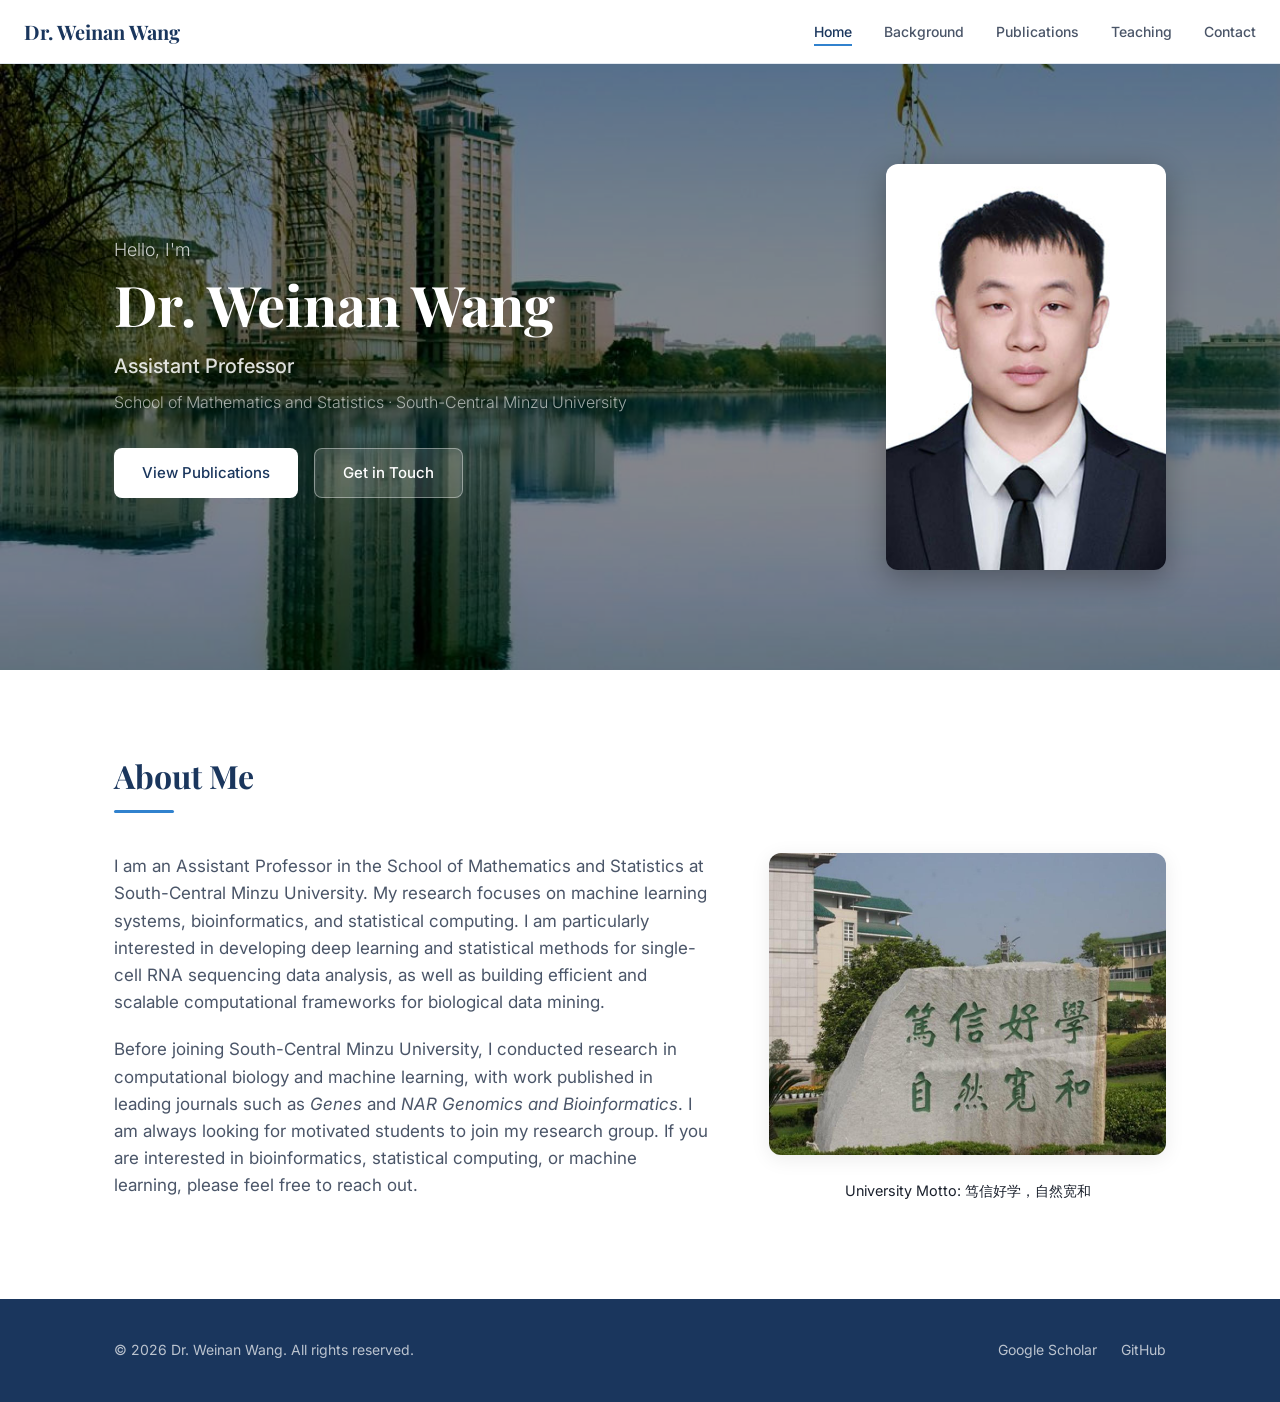
<file: index.html>
<!DOCTYPE html>
<html lang="en">
<head>
    <meta charset="UTF-8">
    <meta name="viewport" content="width=device-width, initial-scale=1.0">
    <title>Dr. Weinan Wang — Personal Homepage</title>
    <link rel="stylesheet" href="style.css">
    <link href="https://fonts.googleapis.com/css2?family=Inter:wght@300;400;500;600;700&family=Playfair+Display:wght@600;700&display=swap" rel="stylesheet">
</head>
<body>
    <nav class="navbar">
        <div class="nav-brand">
            <a href="index.html">Dr. Weinan Wang</a>
        </div>
        <ul class="nav-links">
            <li><a href="index.html" class="active">Home</a></li>
            <li><a href="background.html">Background</a></li>
            <li><a href="publications.html">Publications</a></li>
            <li><a href="teaching.html">Teaching</a></li>
            <li><a href="contact.html">Contact</a></li>
        </ul>
        <button class="nav-toggle" aria-label="toggle navigation">
            <span class="hamburger"></span>
        </button>
    </nav>

    <header class="hero" style="background-image: url('campus-lake.jpg'); background-size: cover; background-position: center; position: relative;">
        <div style="position: absolute; inset: 0; background: rgba(0,0,0,0.45);"></div>
        <div class="hero-content" style="position: relative; z-index: 1;">
            <div class="hero-text" style="color: #fff;">
                <p class="greeting" style="color: rgba(255,255,255,0.85);">Hello, I'm</p>
                <h1 style="color: #fff;">Dr. Weinan Wang</h1>
                <p class="subtitle" style="color: rgba(255,255,255,0.9);">Assistant Professor</p>
                <p class="affiliation" style="color: rgba(255,255,255,0.75);">School of Mathematics and Statistics · South-Central Minzu University</p>
                <div class="hero-actions">
                    <a href="publications.html" class="btn btn-primary">View Publications</a>
                    <a href="contact.html" class="btn btn-secondary" style="background: rgba(255,255,255,0.15); color: #fff; border-color: rgba(255,255,255,0.4);">Get in Touch</a>
                </div>
            </div>
            <div class="hero-image">
                <img src="person-photo.jpg" alt="Personal Photo" style="width: 280px; height: auto; border-radius: 12px; box-shadow: 0 8px 30px rgba(0,0,0,0.3);">
            </div>
        </div>
    </header>

    <main>
        <section class="section about-section">
            <div class="container">
                <h2 class="section-title">About Me</h2>
                <div class="about-grid">
                    <div class="about-text">
                        <p>
                            I am an Assistant Professor in the School of Mathematics and Statistics at South-Central Minzu University.
                            My research focuses on machine learning systems, bioinformatics, and statistical computing.
                            I am particularly interested in developing deep learning and statistical methods for single-cell RNA sequencing data analysis,
                            as well as building efficient and scalable computational frameworks for biological data mining.
                        </p>
                        <p>
                            Before joining South-Central Minzu University, I conducted research in computational biology and machine learning,
                            with work published in leading journals such as <em>Genes</em> and <em>NAR Genomics and Bioinformatics</em>.
                            I am always looking for motivated students to join my research group.
                            If you are interested in bioinformatics, statistical computing, or machine learning, please feel free to reach out.
                        </p>
                    </div>
                    <div class="about-highlights" style="display: flex; flex-direction: column; gap: 1.5rem;">
                        <img src="campus-motto.jpg" alt="South-Central Minzu University Motto" style="width: 100%; border-radius: 12px; object-fit: cover; box-shadow: 0 4px 20px rgba(0,0,0,0.08);">
                        <p style="text-align: center; color: var(--text-secondary); font-size: 0.9rem; margin: 0;">University Motto: 笃信好学，自然宽和</p>
                    </div>
                </div>
            </div>
        </section>
    </main>

    <footer class="footer">
        <div class="container">
            <p>&copy; 2026 Dr. Weinan Wang. All rights reserved.</p>
            <div class="footer-links">
                <a href="https://scholar.google.com/citations?user=A6I9vhQAAAAJ&hl=en" target="_blank" rel="noopener">Google Scholar</a>
                <a href="https://github.com/wwn7268/" target="_blank" rel="noopener">GitHub</a>
            </div>
        </div>
    </footer>

    <script src="script.js"></script>
</body>
</html>
</file>
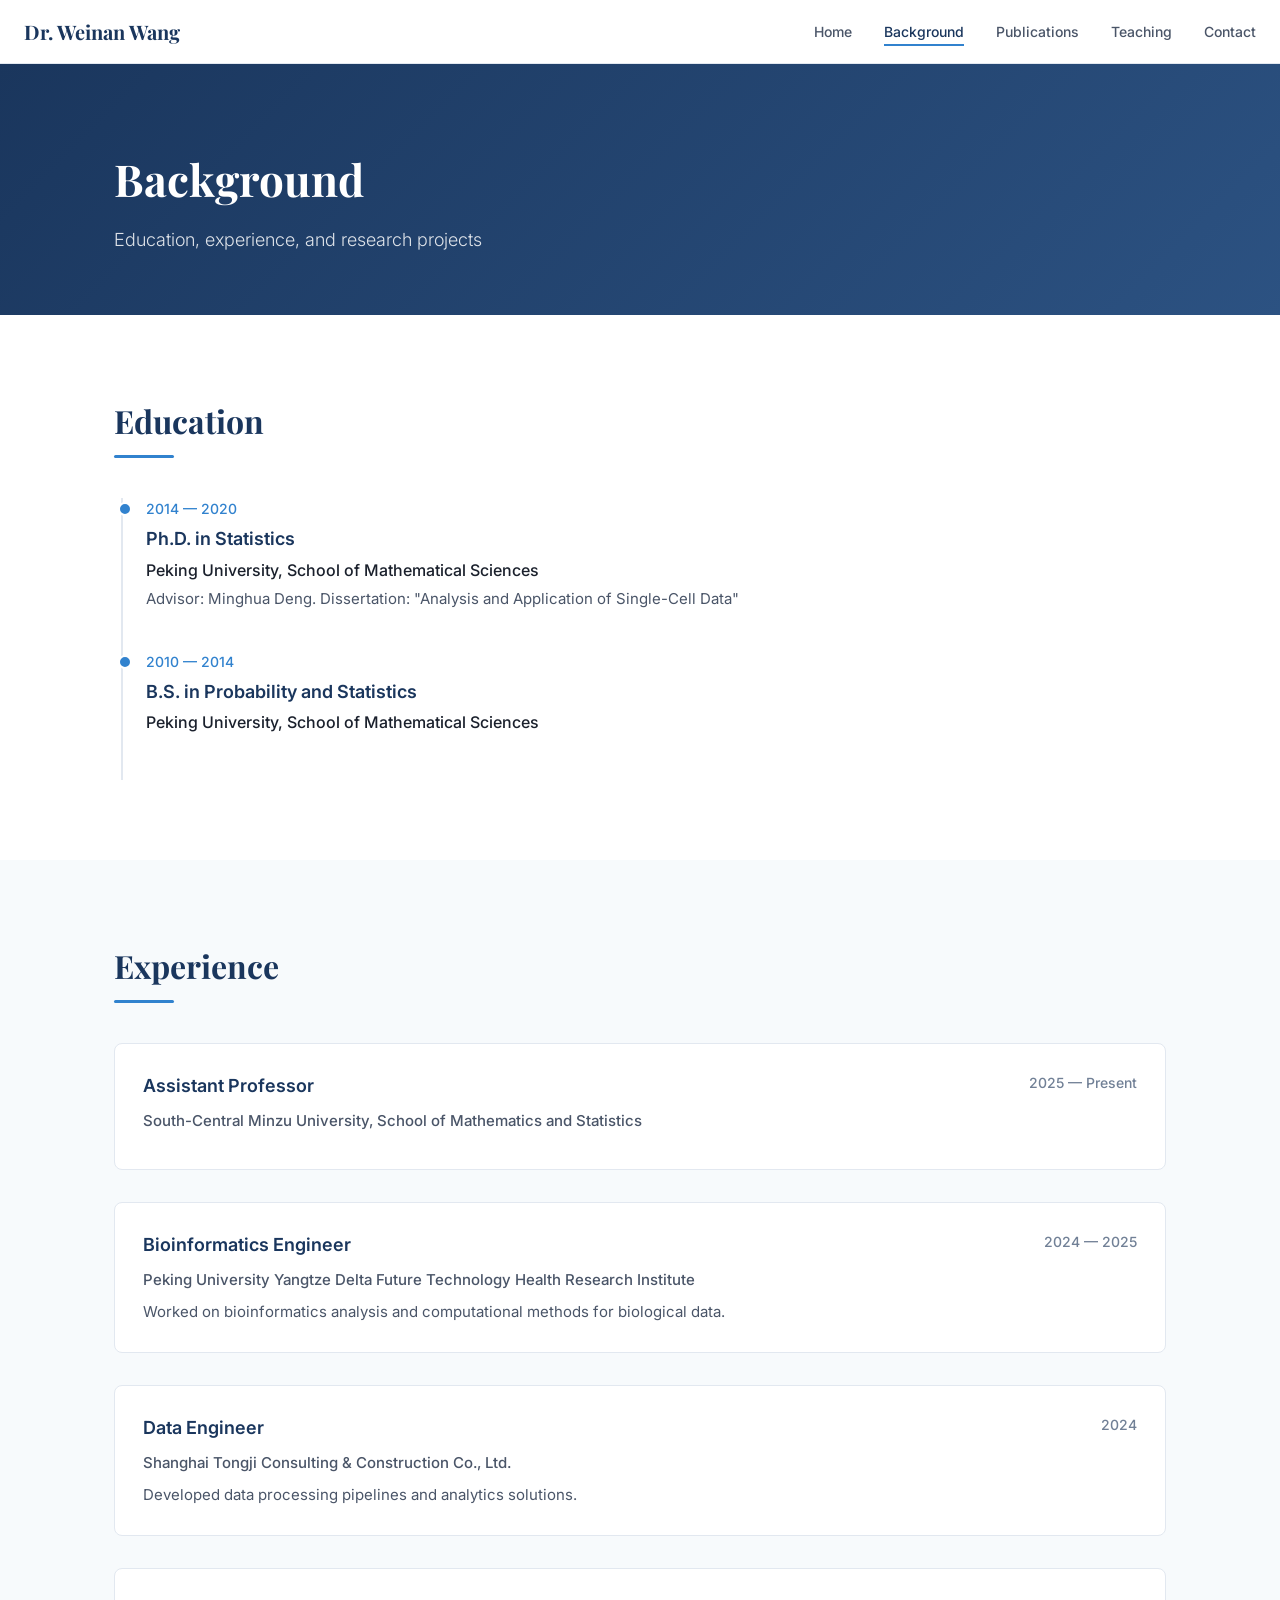
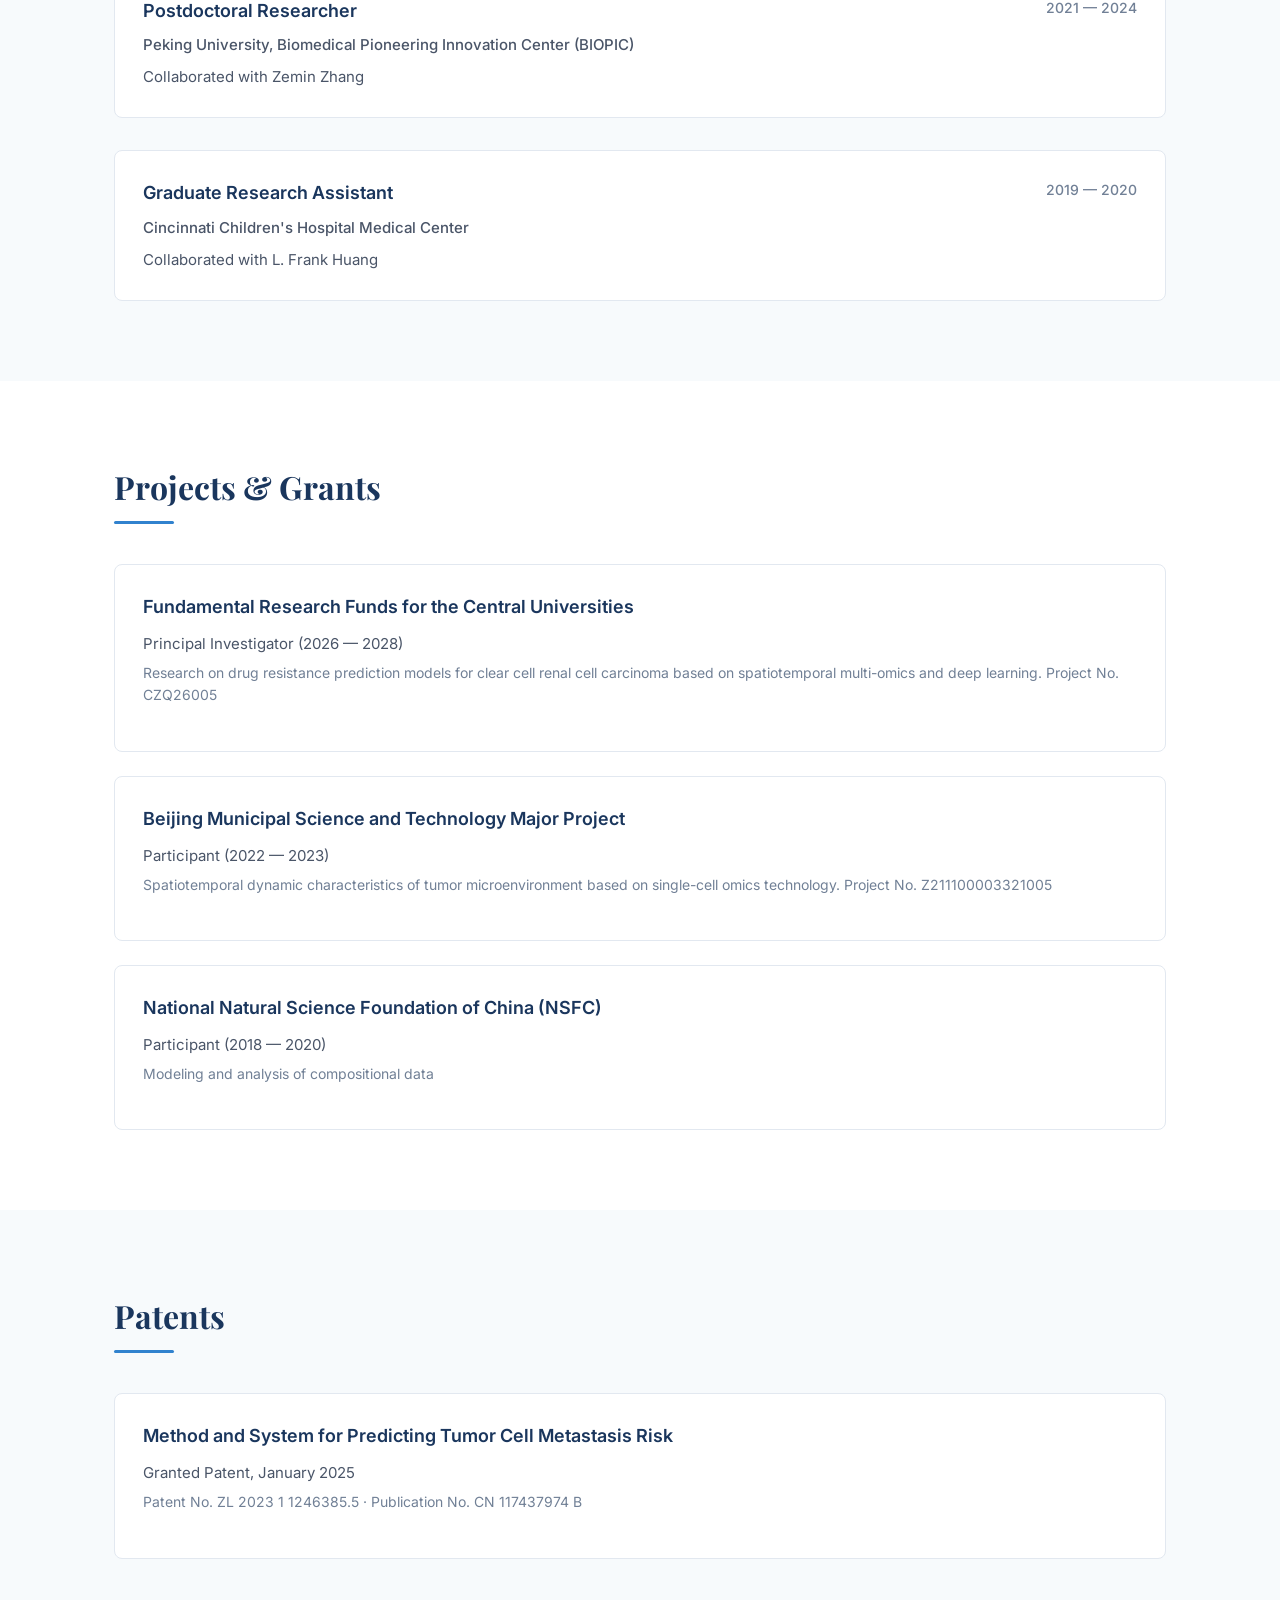
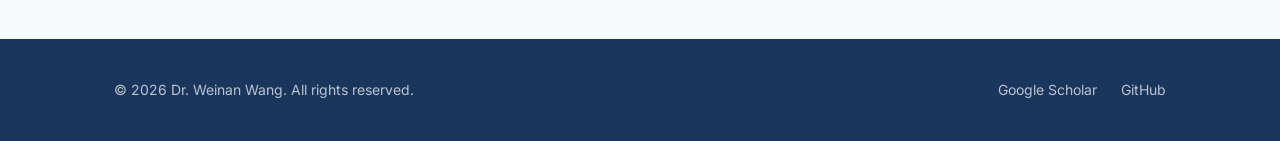
<file: background.html>
<!DOCTYPE html>
<html lang="en">
<head>
    <meta charset="UTF-8">
    <meta name="viewport" content="width=device-width, initial-scale=1.0">
    <title>Background — Dr. Weinan Wang</title>
    <link rel="stylesheet" href="style.css">
    <link href="https://fonts.googleapis.com/css2?family=Inter:wght@300;400;500;600;700&family=Playfair+Display:wght@600;700&display=swap" rel="stylesheet">
</head>
<body>
    <nav class="navbar">
        <div class="nav-brand">
            <a href="index.html">Dr. Weinan Wang</a>
        </div>
        <ul class="nav-links">
            <li><a href="index.html">Home</a></li>
            <li><a href="background.html" class="active">Background</a></li>
            <li><a href="publications.html">Publications</a></li>
            <li><a href="teaching.html">Teaching</a></li>
            <li><a href="contact.html">Contact</a></li>
        </ul>
        <button class="nav-toggle" aria-label="toggle navigation">
            <span class="hamburger"></span>
        </button>
    </nav>

    <header class="page-header">
        <div class="container">
            <h1>Background</h1>
            <p class="page-subtitle">Education, experience, and research projects</p>
        </div>
    </header>

    <main>
        <section class="section">
            <div class="container">
                <h2 class="section-title">Education</h2>
                <div class="timeline">
                    <div class="timeline-item">
                        <div class="timeline-marker"></div>
                        <div class="timeline-content">
                            <span class="timeline-date">2014 — 2020</span>
                            <h3>Ph.D. in Statistics</h3>
                            <p class="timeline-institution">Peking University, School of Mathematical Sciences</p>
                            <p class="timeline-detail">Advisor: Minghua Deng. Dissertation: "Analysis and Application of Single-Cell Data"</p>
                        </div>
                    </div>
                    <div class="timeline-item">
                        <div class="timeline-marker"></div>
                        <div class="timeline-content">
                            <span class="timeline-date">2010 — 2014</span>
                            <h3>B.S. in Probability and Statistics</h3>
                            <p class="timeline-institution">Peking University, School of Mathematical Sciences</p>
                        </div>
                    </div>
                </div>
            </div>
        </section>

        <section class="section bg-alt">
            <div class="container">
                <h2 class="section-title">Experience</h2>
                <div class="experience-list">
                    <div class="experience-item">
                        <div class="experience-header">
                            <h3>Assistant Professor</h3>
                            <span class="experience-date">2025 — Present</span>
                        </div>
                        <p class="experience-org">South-Central Minzu University, School of Mathematics and Statistics</p>
                        <p></p>
                    </div>
                    <div class="experience-item">
                        <div class="experience-header">
                            <h3>Bioinformatics Engineer</h3>
                            <span class="experience-date">2024 — 2025</span>
                        </div>
                        <p class="experience-org">Peking University Yangtze Delta Future Technology Health Research Institute </p>
                        <p>Worked on bioinformatics analysis and computational methods for biological data.</p>
                    </div>
                    <div class="experience-item">
                        <div class="experience-header">
                            <h3>Data Engineer</h3>
                            <span class="experience-date">2024</span>
                        </div>
                        <p class="experience-org">Shanghai Tongji Consulting & Construction Co., Ltd.</p>
                        <p>Developed data processing pipelines and analytics solutions.</p>
                    </div>
                    <div class="experience-item">
                        <div class="experience-header">
                            <h3>Postdoctoral Researcher</h3>
                            <span class="experience-date">2021 — 2024</span>
                        </div>
                        <p class="experience-org">Peking University, Biomedical Pioneering Innovation Center (BIOPIC)</p>
                        <p>Collaborated with Zemin Zhang</p>
                    </div>
                    <div class="experience-item">
                        <div class="experience-header">
                            <h3>Graduate Research Assistant</h3>
                            <span class="experience-date">2019 — 2020</span>
                        </div>
                        <p class="experience-org">Cincinnati Children's Hospital Medical Center</p>
                        <p>Collaborated with L. Frank Huang </p>
                    </div>
                </div>
            </div>
        </section>

        <section class="section">
            <div class="container">
                <h2 class="section-title">Projects & Grants</h2>
                <div class="publications-list">
                    <article class="publication">
                        <h3 class="pub-title">Fundamental Research Funds for the Central Universities</h3>
                        <p class="pub-authors">Principal Investigator (2026 — 2028)</p>
                        <p class="pub-venue">Research on drug resistance prediction models for clear cell renal cell carcinoma based on spatiotemporal multi-omics and deep learning. Project No. CZQ26005</p>
                    </article>
                    <article class="publication">
                        <h3 class="pub-title">Beijing Municipal Science and Technology Major Project</h3>
                        <p class="pub-authors">Participant (2022 — 2023)</p>
                        <p class="pub-venue">Spatiotemporal dynamic characteristics of tumor microenvironment based on single-cell omics technology. Project No. Z211100003321005</p>
                    </article>
                    <article class="publication">
                        <h3 class="pub-title">National Natural Science Foundation of China (NSFC)</h3>
                        <p class="pub-authors">Participant (2018 — 2020)</p>
                        <p class="pub-venue">Modeling and analysis of compositional data</p>
                    </article>
                </div>
            </div>
        </section>

        <section class="section bg-alt">
            <div class="container">
                <h2 class="section-title">Patents</h2>
                <div class="publications-list">
                    <article class="publication">
                        <h3 class="pub-title">Method and System for Predicting Tumor Cell Metastasis Risk</h3>
                        <p class="pub-authors">Granted Patent, January 2025</p>
                        <p class="pub-venue">Patent No. ZL 2023 1 1246385.5 · Publication No. CN 117437974 B</p>
                    </article>
                </div>
            </div>
        </section>
    </main>

    <footer class="footer">
        <div class="container">
            <p>&copy; 2026 Dr. Weinan Wang. All rights reserved.</p>
            <div class="footer-links">
                <a href="https://scholar.google.com/citations?user=A6I9vhQAAAAJ&hl=en" target="_blank" rel="noopener">Google Scholar</a>
                <a href="https://github.com/wwn7268/" target="_blank" rel="noopener">GitHub</a>
            </div>
        </div>
    </footer>

    <script src="script.js"></script>
</body>
</html>
</file>
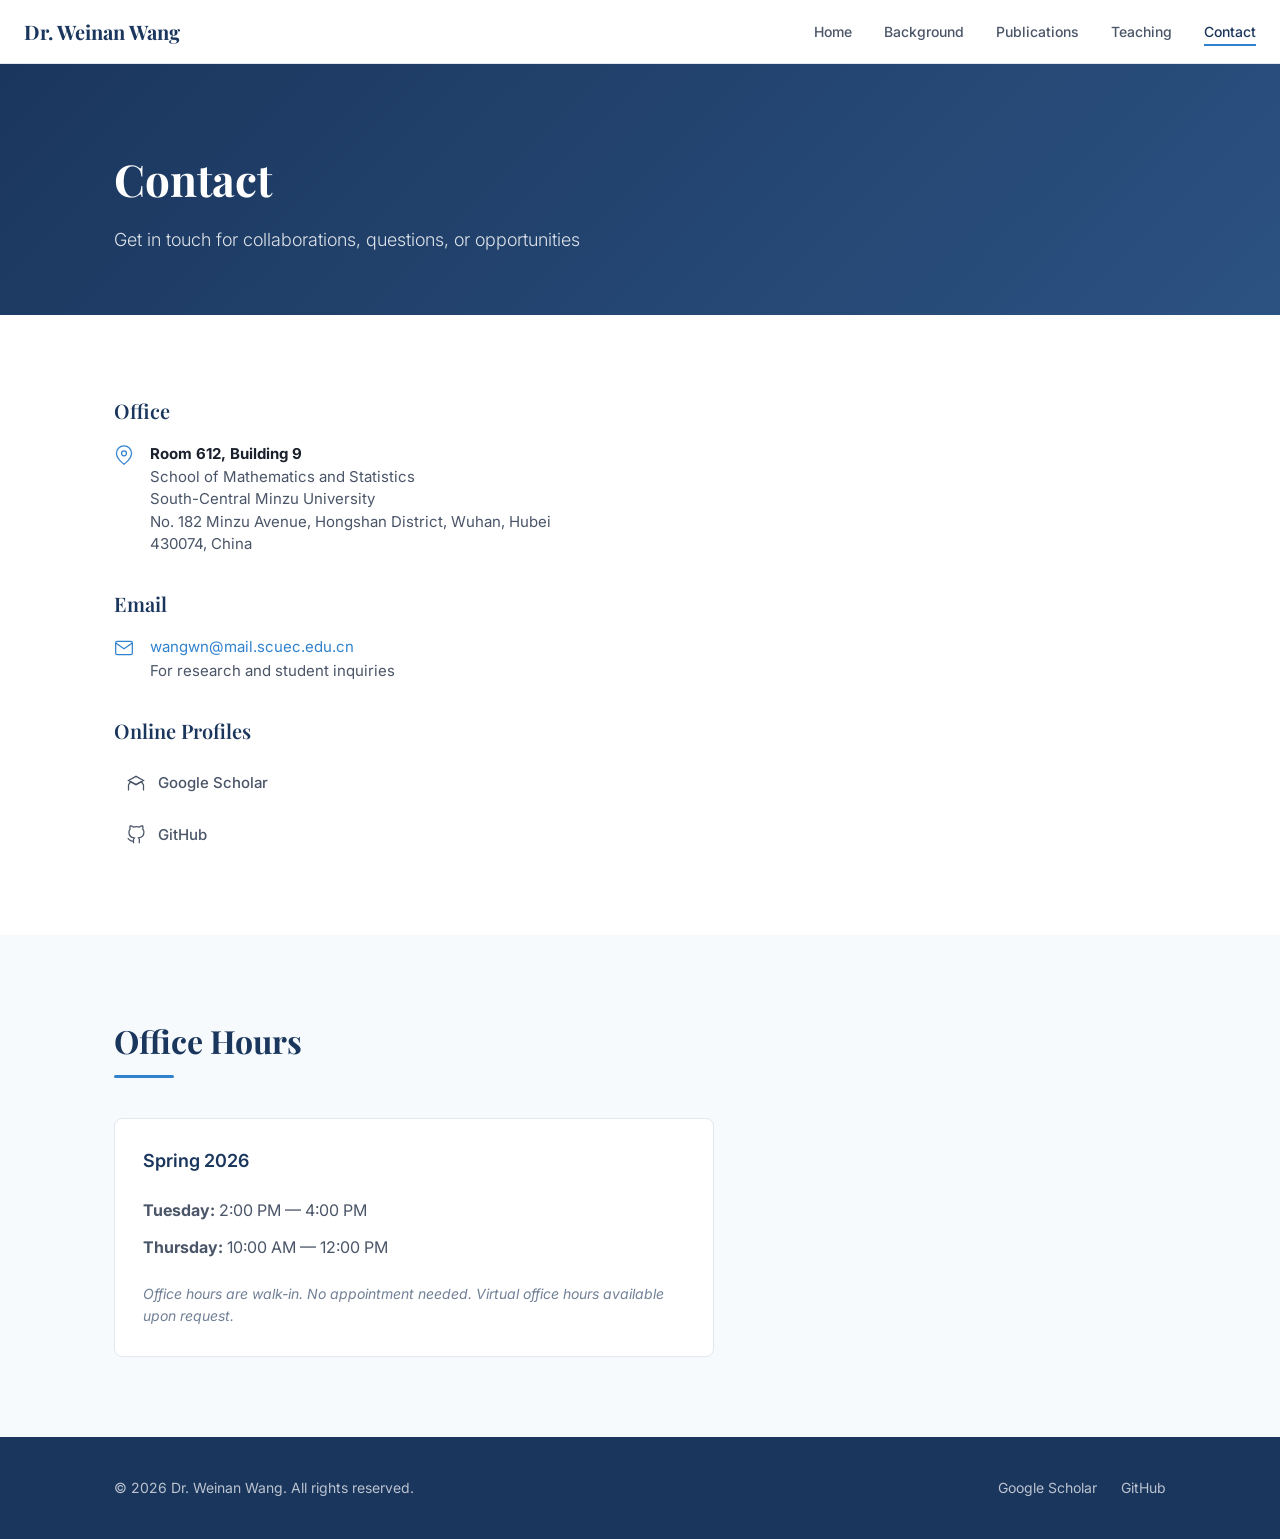
<file: contact.html>
<!DOCTYPE html>
<html lang="en">
<head>
    <meta charset="UTF-8">
    <meta name="viewport" content="width=device-width, initial-scale=1.0">
    <title>Contact — Dr. Weinan Wang</title>
    <link rel="stylesheet" href="style.css">
    <link href="https://fonts.googleapis.com/css2?family=Inter:wght@300;400;500;600;700&family=Playfair+Display:wght@600;700&display=swap" rel="stylesheet">
</head>
<body>
    <nav class="navbar">
        <div class="nav-brand">
            <a href="index.html">Dr. Weinan Wang</a>
        </div>
        <ul class="nav-links">
            <li><a href="index.html">Home</a></li>
            <li><a href="background.html">Background</a></li>
            <li><a href="publications.html">Publications</a></li>
            <li><a href="teaching.html">Teaching</a></li>
            <li><a href="contact.html" class="active">Contact</a></li>
        </ul>
        <button class="nav-toggle" aria-label="toggle navigation">
            <span class="hamburger"></span>
        </button>
    </nav>

    <header class="page-header">
        <div class="container">
            <h1>Contact</h1>
            <p class="page-subtitle">Get in touch for collaborations, questions, or opportunities</p>
        </div>
    </header>

    <main>
        <section class="section">
            <div class="container">
                <div class="contact-grid">
                    <div class="contact-info">
                        <h2>Office</h2>
                        <div class="contact-item">
                            <svg viewBox="0 0 24 24" fill="none" stroke="currentColor" stroke-width="1.5">
                                <path d="M21 10c0 7-9 13-9 13s-9-6-9-13a9 9 0 0 1 18 0z"/>
                                <circle cx="12" cy="10" r="3"/>
                            </svg>
                            <div>
                                <p><strong>Room 612, Building 9</strong></p>
                                <p>School of Mathematics and Statistics</p>
                                <p>South-Central Minzu University</p>
                                <p>No. 182 Minzu Avenue, Hongshan District, Wuhan, Hubei 430074, China</p>
                            </div>
                        </div>

                        <h2>Email</h2>
                        <div class="contact-item">
                            <svg viewBox="0 0 24 24" fill="none" stroke="currentColor" stroke-width="1.5">
                                <path d="M4 4h16c1.1 0 2 .9 2 2v12c0 1.1-.9 2-2 2H4c-1.1 0-2-.9-2-2V6c0-1.1.9-2 2-2z"/>
                                <polyline points="22,6 12,13 2,6"/>
                            </svg>
                            <div>
                                <p><a href="mailto:wangwn@mail.scuec.edu.cn">wangwn@mail.scuec.edu.cn</a></p>
                                <p class="contact-note">For research and student inquiries</p>
                            </div>
                        </div>

                        <h2>Online Profiles</h2>
                        <div class="social-links">
                            <a href="https://scholar.google.com/citations?user=A6I9vhQAAAAJ&hl=en" target="_blank" rel="noopener" class="social-link">
                                <svg viewBox="0 0 24 24" fill="none" stroke="currentColor" stroke-width="1.5">
                                    <path d="M12 14l9-5-9-5-9 5 9 5z"/>
                                    <path d="M12 14l6.16-3.422A12.083 12.083 0 0 1 21 14.5V21"/>
                                    <path d="M12 14l-6.16-3.422A12.083 12.083 0 0 0 3 14.5V21"/>
                                </svg>
                                Google Scholar
                            </a>
                            <a href="https://github.com/wwn7268/" target="_blank" rel="noopener" class="social-link">
                                <svg viewBox="0 0 24 24" fill="none" stroke="currentColor" stroke-width="1.5">
                                    <path d="M9 19c-5 1.5-5-2.5-7-3m14 6v-3.87a3.37 3.37 0 0 0-.94-2.61c3.14-.35 6.44-1.54 6.44-7A5.44 5.44 0 0 0 20 4.77 5.07 5.07 0 0 0 19.91 1S18.73.65 16 2.48a13.38 13.38 0 0 0-7 0C6.27.65 5.09 1 5.09 1A5.07 5.07 0 0 0 5 4.77a5.44 5.44 0 0 0-1.5 3.78c0 5.42 3.3 6.61 6.44 7A3.37 3.37 0 0 0 9 18.13V22"/>
                                </svg>
                                GitHub
                            </a>
                        </div>
                    </div>
                </div>
            </div>
        </section>

        <section class="section bg-alt">
            <div class="container">
                <h2 class="section-title">Office Hours</h2>
                <div class="office-hours">
                    <div class="hours-card">
                        <h3>Spring 2026</h3>
                        <ul>
                            <li><strong>Tuesday:</strong> 2:00 PM — 4:00 PM</li>
                            <li><strong>Thursday:</strong> 10:00 AM — 12:00 PM</li>
                        </ul>
                        <p class="hours-note">Office hours are walk-in. No appointment needed. Virtual office hours available upon request.</p>
                    </div>
                </div>
            </div>
        </section>
    </main>

    <footer class="footer">
        <div class="container">
            <p>&copy; 2026 Dr. Weinan Wang. All rights reserved.</p>
            <div class="footer-links">
                <a href="https://scholar.google.com/citations?user=A6I9vhQAAAAJ&hl=en" target="_blank" rel="noopener">Google Scholar</a>
                <a href="https://github.com/wwn7268/" target="_blank" rel="noopener">GitHub</a>
            </div>
        </div>
    </footer>

    <script src="script.js"></script>
</body>
</html>
</file>
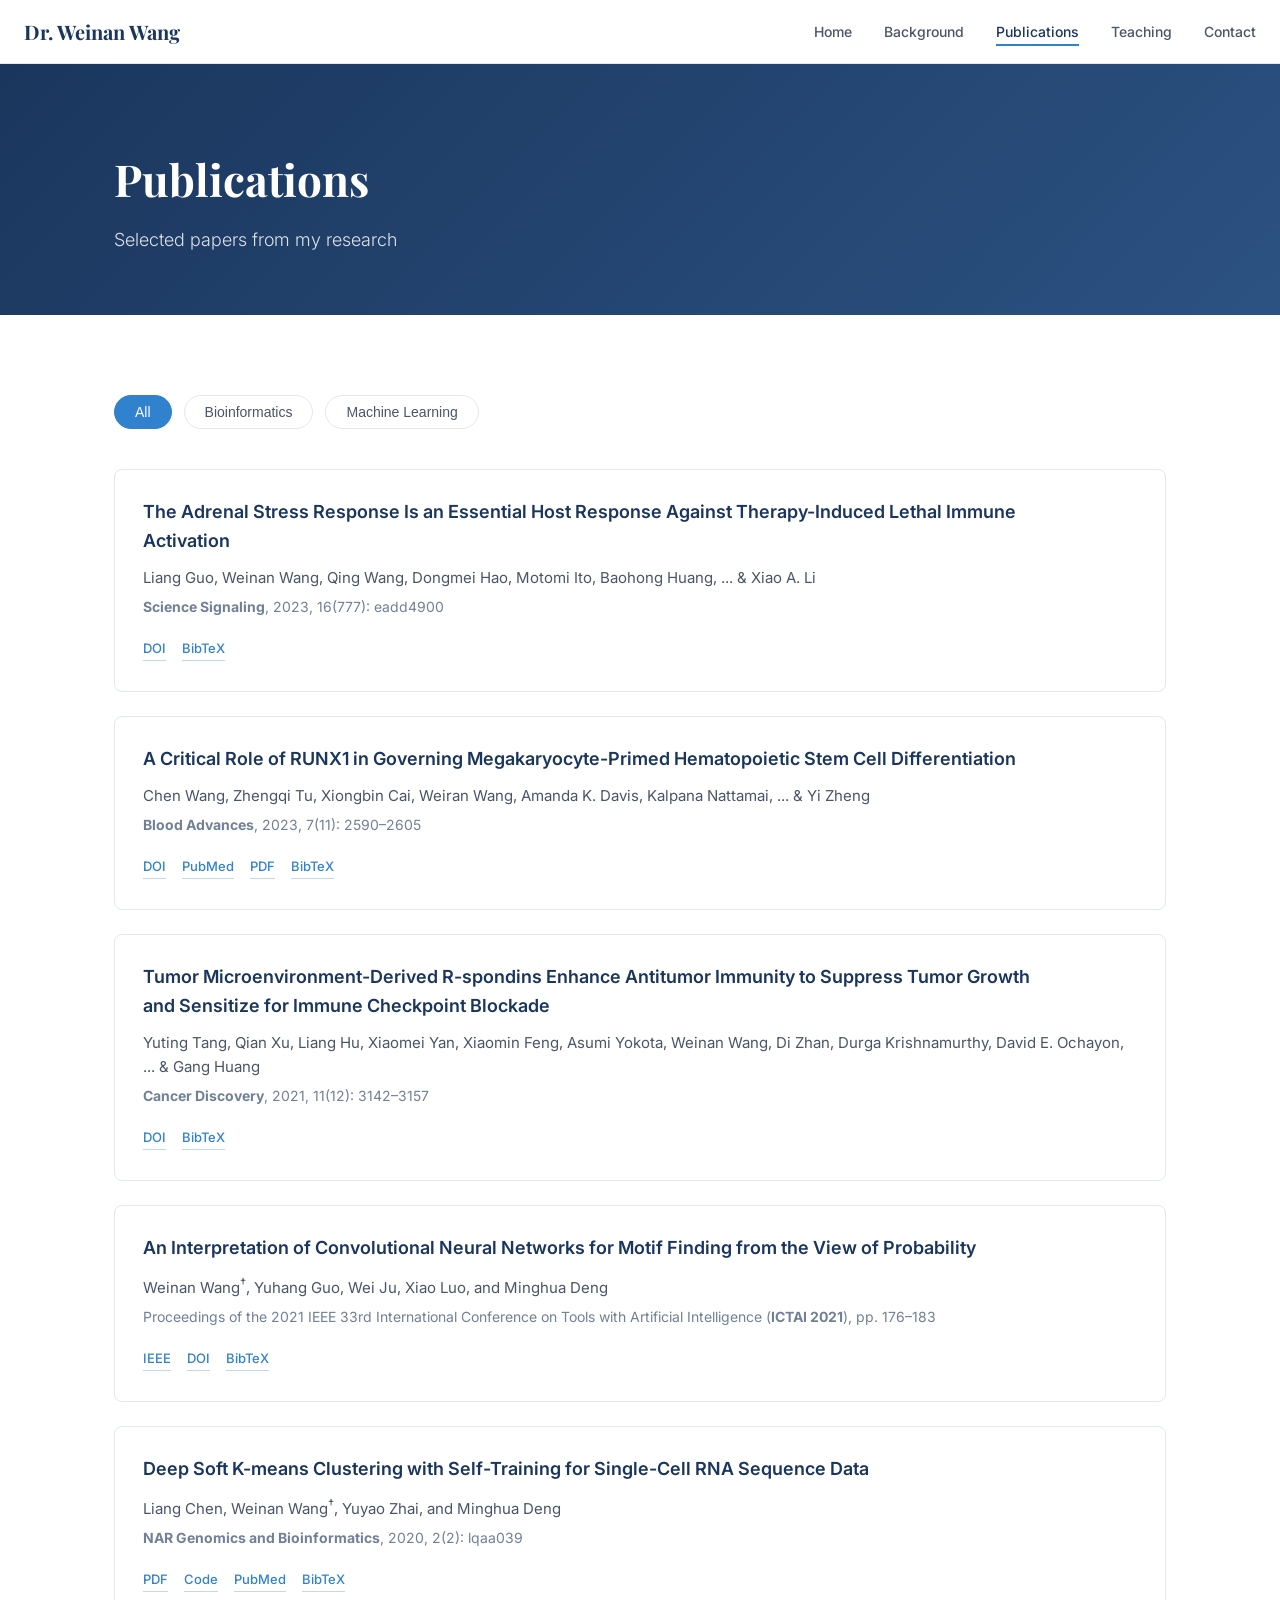
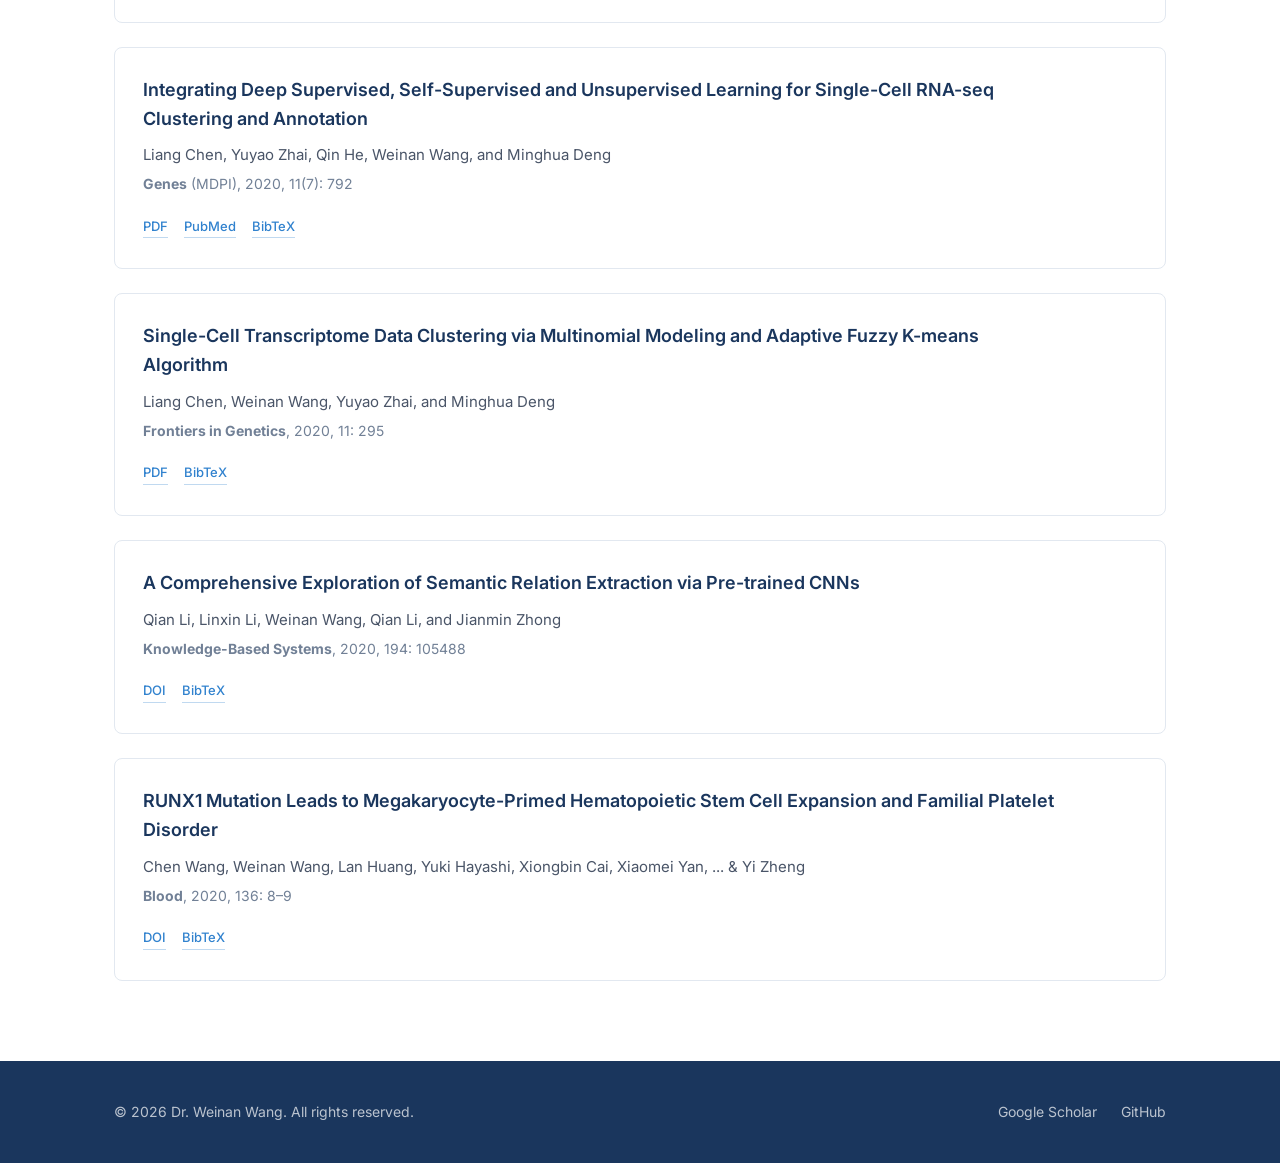
<file: publications.html>
<!DOCTYPE html>
<html lang="en">
<head>
    <meta charset="UTF-8">
    <meta name="viewport" content="width=device-width, initial-scale=1.0">
    <title>Publications — Dr. Weinan Wang</title>
    <link rel="stylesheet" href="style.css">
    <link href="https://fonts.googleapis.com/css2?family=Inter:wght@300;400;500;600;700&family=Playfair+Display:wght@600;700&display=swap" rel="stylesheet">
</head>
<body>
    <nav class="navbar">
        <div class="nav-brand">
            <a href="index.html">Dr. Weinan Wang</a>
        </div>
        <ul class="nav-links">
            <li><a href="index.html">Home</a></li>
            <li><a href="background.html">Background</a></li>
            <li><a href="publications.html" class="active">Publications</a></li>
            <li><a href="teaching.html">Teaching</a></li>
            <li><a href="contact.html">Contact</a></li>
        </ul>
        <button class="nav-toggle" aria-label="toggle navigation">
            <span class="hamburger"></span>
        </button>
    </nav>

    <header class="page-header">
        <div class="container">
            <h1>Publications</h1>
            <p class="page-subtitle">Selected papers from my research</p>
        </div>
    </header>

    <main>
        <section class="section">
            <div class="container">
                <div class="pub-filters">
                    <button class="filter-btn active" data-filter="all">All</button>
                    <button class="filter-btn" data-filter="bioinfo">Bioinformatics</button>
                    <button class="filter-btn" data-filter="ml">Machine Learning</button>
                </div>

                <div class="publications-list">
                    <article class="publication" data-category="bioinfo">
                        <h3 class="pub-title">The Adrenal Stress Response Is an Essential Host Response Against Therapy-Induced Lethal Immune Activation</h3>
                        <p class="pub-authors">Liang Guo, Weinan Wang, Qing Wang, Dongmei Hao, Motomi Ito, Baohong Huang, ... &amp; Xiao A. Li</p>
                        <p class="pub-venue"><strong>Science Signaling</strong>, 2023, 16(777): eadd4900</p>
                        <div class="pub-links">
                            <a href="https://doi.org/10.1126/scisignal.add4900" class="pub-link" target="_blank" rel="noopener">DOI</a>
                            <a href="#" class="pub-link">BibTeX</a>
                        </div>
                    </article>

                    <article class="publication" data-category="bioinfo">
                        <h3 class="pub-title">A Critical Role of RUNX1 in Governing Megakaryocyte-Primed Hematopoietic Stem Cell Differentiation</h3>
                        <p class="pub-authors">Chen Wang, Zhengqi Tu, Xiongbin Cai, Weiran Wang, Amanda K. Davis, Kalpana Nattamai, ... &amp; Yi Zheng</p>
                        <p class="pub-venue"><strong>Blood Advances</strong>, 2023, 7(11): 2590–2605</p>
                        <div class="pub-links">
                            <a href="https://doi.org/10.1182/bloodadvances.2022008591" class="pub-link" target="_blank" rel="noopener">DOI</a>
                            <a href="https://pubmed.ncbi.nlm.nih.gov/36661340/" class="pub-link" target="_blank" rel="noopener">PubMed</a>
                            <a href="https://pmc.ncbi.nlm.nih.gov/articles/PMC10250926/" class="pub-link" target="_blank" rel="noopener">PDF</a>
                            <a href="#" class="pub-link">BibTeX</a>
                        </div>
                    </article>

                    <article class="publication" data-category="bioinfo">
                        <h3 class="pub-title">Tumor Microenvironment-Derived R-spondins Enhance Antitumor Immunity to Suppress Tumor Growth and Sensitize for Immune Checkpoint Blockade</h3>
                        <p class="pub-authors">Yuting Tang, Qian Xu, Liang Hu, Xiaomei Yan, Xiaomin Feng, Asumi Yokota, Weinan Wang, Di Zhan, Durga Krishnamurthy, David E. Ochayon, ... &amp; Gang Huang</p>
                        <p class="pub-venue"><strong>Cancer Discovery</strong>, 2021, 11(12): 3142–3157</p>
                        <div class="pub-links">
                            <a href="https://doi.org/10.1158/2159-8290.CD-21-0281" class="pub-link" target="_blank" rel="noopener">DOI</a>
                            <a href="#" class="pub-link">BibTeX</a>
                        </div>
                    </article>

                    <article class="publication" data-category="ml">
                        <h3 class="pub-title">An Interpretation of Convolutional Neural Networks for Motif Finding from the View of Probability</h3>
                        <p class="pub-authors">Weinan Wang<sup>†</sup>, Yuhang Guo, Wei Ju, Xiao Luo, and Minghua Deng</p>
                        <p class="pub-venue">Proceedings of the 2021 IEEE 33rd International Conference on Tools with Artificial Intelligence (<strong>ICTAI 2021</strong>), pp. 176–183</p>
                        <div class="pub-links">
                            <a href="https://ieeexplore.ieee.org/document/9643409/" class="pub-link" target="_blank" rel="noopener">IEEE</a>
                            <a href="https://doi.org/10.1109/ICTAI52525.2021.00032" class="pub-link" target="_blank" rel="noopener">DOI</a>
                            <a href="#" class="pub-link">BibTeX</a>
                        </div>
                    </article>

                    <article class="publication" data-category="bioinfo">
                        <h3 class="pub-title">Deep Soft K-means Clustering with Self-Training for Single-Cell RNA Sequence Data</h3>
                        <p class="pub-authors">Liang Chen, Weinan Wang<sup>†</sup>, Yuyao Zhai, and Minghua Deng</p>
                        <p class="pub-venue"><strong>NAR Genomics and Bioinformatics</strong>, 2020, 2(2): lqaa039</p>
                        <div class="pub-links">
                            <a href="https://pmc.ncbi.nlm.nih.gov/articles/PMC7671315/" class="pub-link" target="_blank" rel="noopener">PDF</a>
                            <a href="https://github.com/xuebaliang/scziDesk" class="pub-link" target="_blank" rel="noopener">Code</a>
                            <a href="https://pubmed.ncbi.nlm.nih.gov/33575592/" class="pub-link" target="_blank" rel="noopener">PubMed</a>
                            <a href="#" class="pub-link">BibTeX</a>
                        </div>
                    </article>

                    <article class="publication" data-category="bioinfo">
                        <h3 class="pub-title">Integrating Deep Supervised, Self-Supervised and Unsupervised Learning for Single-Cell RNA-seq Clustering and Annotation</h3>
                        <p class="pub-authors">Liang Chen, Yuyao Zhai, Qin He, Weinan Wang, and Minghua Deng</p>
                        <p class="pub-venue"><strong>Genes</strong> (MDPI), 2020, 11(7): 792</p>
                        <div class="pub-links">
                            <a href="https://www.mdpi.com/2073-4425/11/7/792" class="pub-link" target="_blank" rel="noopener">PDF</a>
                            <a href="https://pubmed.ncbi.nlm.nih.gov/32664642/" class="pub-link" target="_blank" rel="noopener">PubMed</a>
                            <a href="#" class="pub-link">BibTeX</a>
                        </div>
                    </article>

                    <article class="publication" data-category="bioinfo">
                        <h3 class="pub-title">Single-Cell Transcriptome Data Clustering via Multinomial Modeling and Adaptive Fuzzy K-means Algorithm</h3>
                        <p class="pub-authors">Liang Chen, Weinan Wang, Yuyao Zhai, and Minghua Deng</p>
                        <p class="pub-venue"><strong>Frontiers in Genetics</strong>, 2020, 11: 295</p>
                        <div class="pub-links">
                            <a href="https://www.frontiersin.org/articles/10.3389/fgene.2020.00295" class="pub-link" target="_blank" rel="noopener">PDF</a>
                            <a href="#" class="pub-link">BibTeX</a>
                        </div>
                    </article>

                    <article class="publication" data-category="ml">
                        <h3 class="pub-title">A Comprehensive Exploration of Semantic Relation Extraction via Pre-trained CNNs</h3>
                        <p class="pub-authors">Qian Li, Linxin Li, Weinan Wang, Qian Li, and Jianmin Zhong</p>
                        <p class="pub-venue"><strong>Knowledge-Based Systems</strong>, 2020, 194: 105488</p>
                        <div class="pub-links">
                            <a href="https://doi.org/10.1016/j.knosys.2020.105488" class="pub-link" target="_blank" rel="noopener">DOI</a>
                            <a href="#" class="pub-link">BibTeX</a>
                        </div>
                    </article>

                    <article class="publication" data-category="bioinfo">
                        <h3 class="pub-title">RUNX1 Mutation Leads to Megakaryocyte-Primed Hematopoietic Stem Cell Expansion and Familial Platelet Disorder</h3>
                        <p class="pub-authors">Chen Wang, Weinan Wang, Lan Huang, Yuki Hayashi, Xiongbin Cai, Xiaomei Yan, ... &amp; Yi Zheng</p>
                        <p class="pub-venue"><strong>Blood</strong>, 2020, 136: 8–9</p>
                        <div class="pub-links">
                            <a href="https://doi.org/10.1182/blood.2020005195" class="pub-link" target="_blank" rel="noopener">DOI</a>
                            <a href="#" class="pub-link">BibTeX</a>
                        </div>
                    </article>
                </div>
            </div>
        </section>
    </main>

    <footer class="footer">
        <div class="container">
            <p>&copy; 2026 Dr. Weinan Wang. All rights reserved.</p>
            <div class="footer-links">
                <a href="https://scholar.google.com/citations?user=A6I9vhQAAAAJ&hl=en" target="_blank" rel="noopener">Google Scholar</a>
                <a href="https://github.com/wwn7268/" target="_blank" rel="noopener">GitHub</a>
            </div>
        </div>
    </footer>

    <script src="script.js"></script>
</body>
</html>
</file>
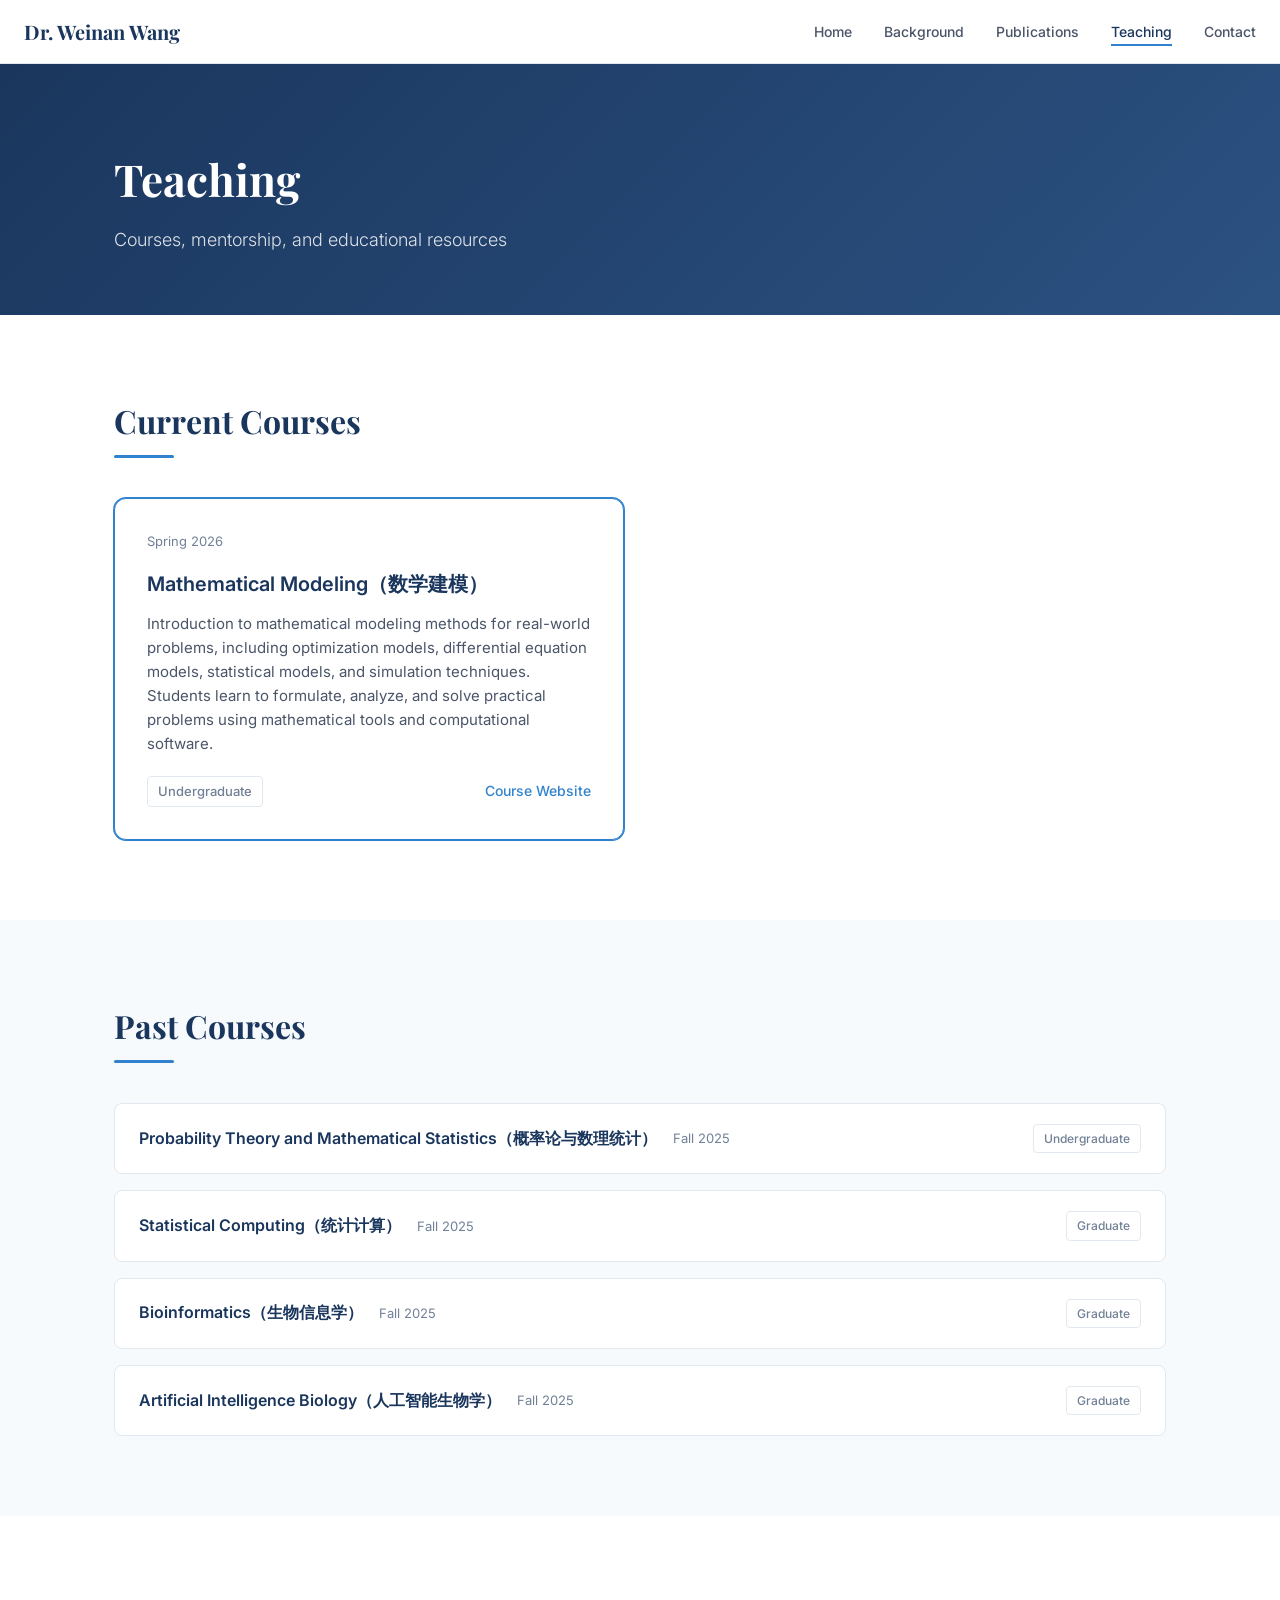
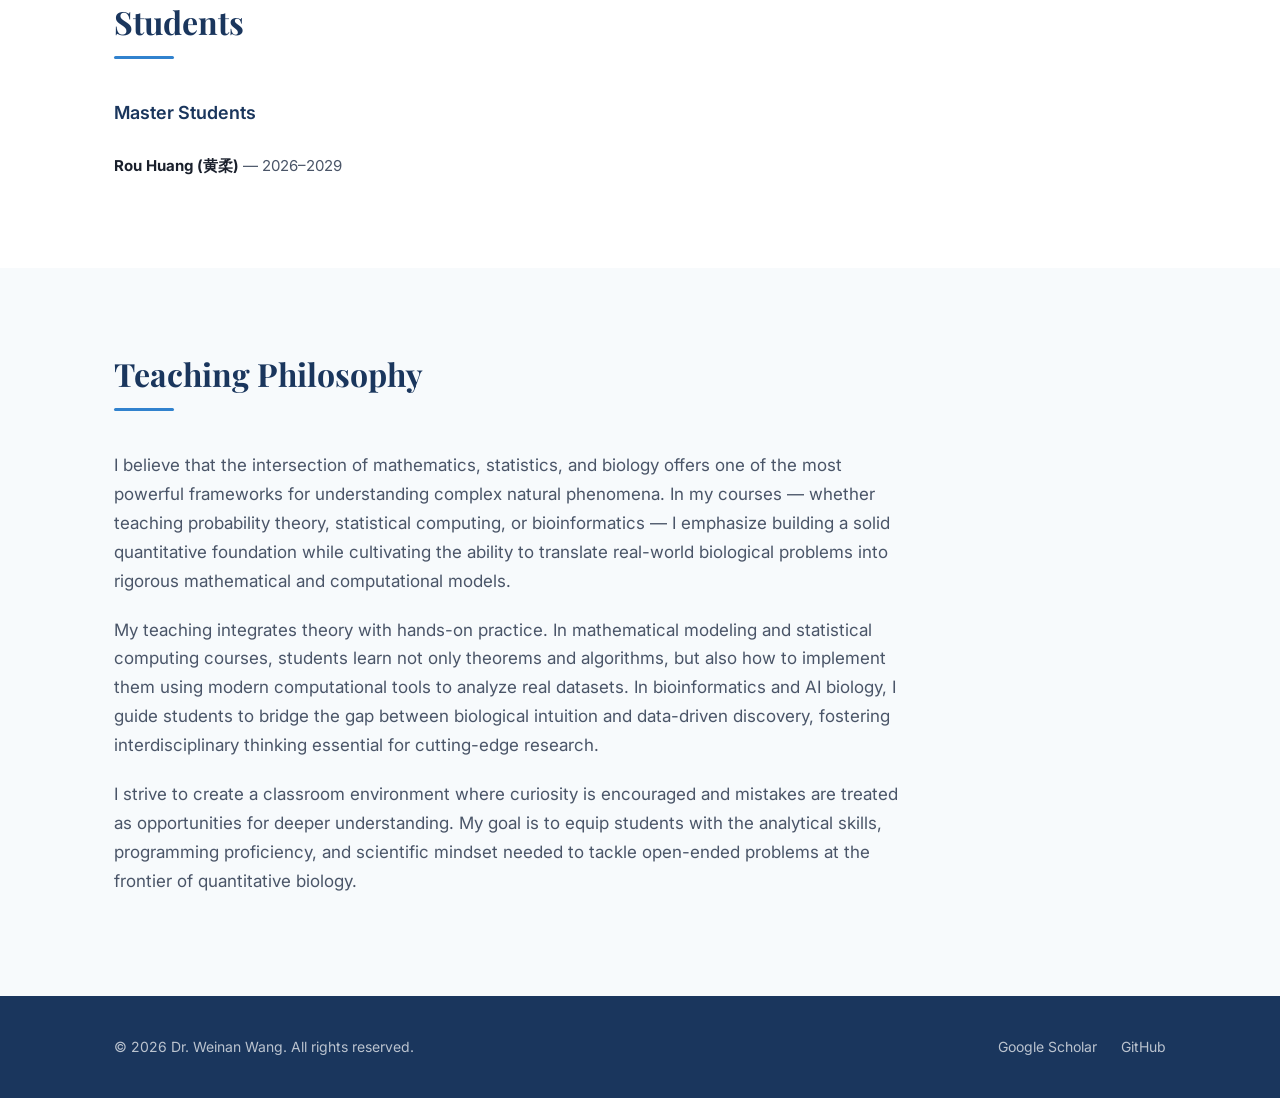
<file: teaching.html>
<!DOCTYPE html>
<html lang="en">
<head>
    <meta charset="UTF-8">
    <meta name="viewport" content="width=device-width, initial-scale=1.0">
    <title>Teaching — Dr. Weinan Wang</title>
    <link rel="stylesheet" href="style.css">
    <link href="https://fonts.googleapis.com/css2?family=Inter:wght@300;400;500;600;700&family=Playfair+Display:wght@600;700&display=swap" rel="stylesheet">
</head>
<body>
    <nav class="navbar">
        <div class="nav-brand">
            <a href="index.html">Dr. Weinan Wang</a>
        </div>
        <ul class="nav-links">
            <li><a href="index.html">Home</a></li>
            <li><a href="background.html">Background</a></li>
            <li><a href="publications.html">Publications</a></li>
            <li><a href="teaching.html" class="active">Teaching</a></li>
            <li><a href="contact.html">Contact</a></li>
        </ul>
        <button class="nav-toggle" aria-label="toggle navigation">
            <span class="hamburger"></span>
        </button>
    </nav>

    <header class="page-header">
        <div class="container">
            <h1>Teaching</h1>
            <p class="page-subtitle">Courses, mentorship, and educational resources</p>
        </div>
    </header>

    <main>
        <section class="section">
            <div class="container">
                <h2 class="section-title">Current Courses</h2>
                <div class="course-grid">
                    <div class="course-card current">
                        <div class="course-header">
                            <span class="course-semester">Spring 2026</span>
                        </div>
                        <h3>Mathematical Modeling（数学建模）</h3>
                        <p>Introduction to mathematical modeling methods for real-world problems, including optimization models, differential equation models, statistical models, and simulation techniques. Students learn to formulate, analyze, and solve practical problems using mathematical tools and computational software.</p>
                        <div class="course-meta">
                            <span class="course-level">Undergraduate</span>
                            <a href="#" class="course-link">Course Website</a>
                        </div>
                    </div>
                </div>
            </div>
        </section>

        <section class="section bg-alt">
            <div class="container">
                <h2 class="section-title">Past Courses</h2>
                <div class="course-list">
                    <div class="course-item">
                        <div class="course-info">
                            <h3>Probability Theory and Mathematical Statistics（概率论与数理统计）</h3>
                            <span class="course-semester">Fall 2025</span>
                        </div>
                        <span class="course-level tag">Undergraduate</span>
                    </div>
                    <div class="course-item">
                        <div class="course-info">
                            <h3>Statistical Computing（统计计算）</h3>
                            <span class="course-semester">Fall 2025</span>
                        </div>
                        <span class="course-level tag">Graduate</span>
                    </div>
                    <div class="course-item">
                        <div class="course-info">
                            <h3>Bioinformatics（生物信息学）</h3>
                            <span class="course-semester">Fall 2025</span>
                        </div>
                        <span class="course-level tag">Graduate</span>
                    </div>
                    <div class="course-item">
                        <div class="course-info">
                            <h3>Artificial Intelligence Biology（人工智能生物学）</h3>
                            <span class="course-semester">Fall 2025</span>
                        </div>
                        <span class="course-level tag">Graduate</span>
                    </div>
                </div>
            </div>
        </section>

        <section class="section">
            <div class="container">
                <h2 class="section-title">Students</h2>
                <div class="students-grid">
                    <div class="students-group">
                        <h3>Master Students</h3>
                        <ul class="student-list">
                            <li><strong>Rou Huang (黄柔)</strong> — 2026–2029</li>
                        </ul>
                    </div>
                </div>
            </div>
        </section>

        <section class="section bg-alt">
            <div class="container">
                <h2 class="section-title">Teaching Philosophy</h2>
                <div class="philosophy-content">
                    <p>
                        I believe that the intersection of mathematics, statistics, and biology offers
                        one of the most powerful frameworks for understanding complex natural phenomena.
                        In my courses — whether teaching probability theory, statistical computing, or
                        bioinformatics — I emphasize building a solid quantitative foundation while
                        cultivating the ability to translate real-world biological problems into
                        rigorous mathematical and computational models.
                    </p>
                    <p>
                        My teaching integrates theory with hands-on practice. In mathematical modeling
                        and statistical computing courses, students learn not only theorems and algorithms,
                        but also how to implement them using modern computational tools to analyze real
                        datasets. In bioinformatics and AI biology, I guide students to bridge the gap
                        between biological intuition and data-driven discovery, fostering interdisciplinary
                        thinking essential for cutting-edge research.
                    </p>
                    <p>
                        I strive to create a classroom environment where curiosity is encouraged and
                        mistakes are treated as opportunities for deeper understanding. My goal is to
                        equip students with the analytical skills, programming proficiency, and scientific
                        mindset needed to tackle open-ended problems at the frontier of quantitative biology.
                    </p>
                </div>
            </div>
        </section>
    </main>

    <footer class="footer">
        <div class="container">
            <p>&copy; 2026 Dr. Weinan Wang. All rights reserved.</p>
            <div class="footer-links">
                <a href="https://scholar.google.com/citations?user=A6I9vhQAAAAJ&hl=en" target="_blank" rel="noopener">Google Scholar</a>
                <a href="https://github.com/wwn7268/" target="_blank" rel="noopener">GitHub</a>
            </div>
        </div>
    </footer>

    <script src="script.js"></script>
</body>
</html>
</file>
<file: style.css>
/* ===== CSS Variables ===== */
:root {
    --color-primary: #1a365d;
    --color-primary-light: #2c5282;
    --color-accent: #3182ce;
    --color-accent-hover: #2b6cb0;
    --color-text: #1a202c;
    --color-text-light: #4a5568;
    --color-text-muted: #718096;
    --color-bg: #ffffff;
    --color-bg-alt: #f7fafc;
    --color-border: #e2e8f0;
    --color-card: #ffffff;
    --shadow-sm: 0 1px 2px 0 rgba(0, 0, 0, 0.05);
    --shadow-md: 0 4px 6px -1px rgba(0, 0, 0, 0.1), 0 2px 4px -1px rgba(0, 0, 0, 0.06);
    --shadow-lg: 0 10px 15px -3px rgba(0, 0, 0, 0.1), 0 4px 6px -2px rgba(0, 0, 0, 0.05);
    --radius: 8px;
    --radius-lg: 12px;
    --max-width: 1100px;
    --font-body: 'Inter', -apple-system, BlinkMacSystemFont, 'Segoe UI', sans-serif;
    --font-display: 'Playfair Display', Georgia, serif;
}

/* ===== Reset & Base ===== */
*, *::before, *::after {
    box-sizing: border-box;
    margin: 0;
    padding: 0;
}

html {
    scroll-behavior: smooth;
}

body {
    font-family: var(--font-body);
    color: var(--color-text);
    line-height: 1.6;
    background: var(--color-bg);
    -webkit-font-smoothing: antialiased;
}

a {
    color: var(--color-accent);
    text-decoration: none;
    transition: color 0.2s;
}

a:hover {
    color: var(--color-accent-hover);
}

img {
    max-width: 100%;
    display: block;
}

/* ===== Layout ===== */
.container {
    max-width: var(--max-width);
    margin: 0 auto;
    padding: 0 24px;
}

.section {
    padding: 80px 0;
}

.bg-alt {
    background: var(--color-bg-alt);
}

.section-title {
    font-family: var(--font-display);
    font-size: 2rem;
    font-weight: 700;
    color: var(--color-primary);
    margin-bottom: 40px;
    position: relative;
    padding-bottom: 12px;
}

.section-title::after {
    content: '';
    position: absolute;
    bottom: 0;
    left: 0;
    width: 60px;
    height: 3px;
    background: var(--color-accent);
    border-radius: 2px;
}

/* ===== Navigation ===== */
.navbar {
    position: sticky;
    top: 0;
    z-index: 1000;
    background: rgba(255, 255, 255, 0.92);
    backdrop-filter: blur(10px);
    border-bottom: 1px solid var(--color-border);
    display: flex;
    align-items: center;
    justify-content: space-between;
    padding: 0 24px;
    height: 64px;
    max-width: 100%;
}

.nav-brand a {
    font-family: var(--font-display);
    font-size: 1.25rem;
    font-weight: 700;
    color: var(--color-primary);
}

.nav-brand a:hover {
    color: var(--color-primary-light);
}

.nav-links {
    display: flex;
    list-style: none;
    gap: 32px;
}

.nav-links a {
    font-size: 0.875rem;
    font-weight: 500;
    color: var(--color-text-light);
    padding: 4px 0;
    position: relative;
}

.nav-links a::after {
    content: '';
    position: absolute;
    bottom: -2px;
    left: 0;
    width: 0;
    height: 2px;
    background: var(--color-accent);
    transition: width 0.3s;
}

.nav-links a:hover,
.nav-links a.active {
    color: var(--color-primary);
}

.nav-links a:hover::after,
.nav-links a.active::after {
    width: 100%;
}

.nav-toggle {
    display: none;
    background: none;
    border: none;
    cursor: pointer;
    padding: 8px;
}

.hamburger {
    display: block;
    width: 24px;
    height: 2px;
    background: var(--color-text);
    position: relative;
    transition: background 0.2s;
}

.hamburger::before,
.hamburger::after {
    content: '';
    position: absolute;
    left: 0;
    width: 100%;
    height: 2px;
    background: var(--color-text);
    transition: transform 0.2s;
}

.hamburger::before {
    top: -7px;
}

.hamburger::after {
    top: 7px;
}

/* ===== Hero ===== */
.hero {
    background: linear-gradient(135deg, var(--color-primary) 0%, var(--color-primary-light) 100%);
    color: #fff;
    padding: 100px 0;
}

.hero-content {
    max-width: var(--max-width);
    margin: 0 auto;
    padding: 0 24px;
    display: grid;
    grid-template-columns: 1fr 280px;
    gap: 60px;
    align-items: center;
}

.greeting {
    font-size: 1.125rem;
    font-weight: 300;
    opacity: 0.9;
    margin-bottom: 8px;
}

.hero h1 {
    font-family: var(--font-display);
    font-size: 3.5rem;
    font-weight: 700;
    margin-bottom: 16px;
    line-height: 1.1;
}

.subtitle {
    font-size: 1.25rem;
    font-weight: 500;
    margin-bottom: 8px;
    opacity: 0.95;
}

.affiliation {
    font-size: 1rem;
    font-weight: 300;
    opacity: 0.8;
    margin-bottom: 32px;
}

.hero-actions {
    display: flex;
    gap: 16px;
    flex-wrap: wrap;
}

.btn {
    display: inline-flex;
    align-items: center;
    justify-content: center;
    padding: 12px 28px;
    font-size: 0.9375rem;
    font-weight: 500;
    border-radius: var(--radius);
    transition: all 0.2s;
    cursor: pointer;
    border: none;
}

.btn-primary {
    background: #fff;
    color: var(--color-primary);
}

.btn-primary:hover {
    background: #f7fafc;
    color: var(--color-primary);
    transform: translateY(-1px);
    box-shadow: var(--shadow-md);
}

.btn-secondary {
    background: transparent;
    color: #fff;
    border: 1.5px solid rgba(255, 255, 255, 0.5);
}

.btn-secondary:hover {
    background: rgba(255, 255, 255, 0.1);
    color: #fff;
    border-color: #fff;
}

.btn-full {
    width: 100%;
}

.photo-placeholder {
    width: 240px;
    height: 280px;
    border-radius: var(--radius-lg);
    background: rgba(255, 255, 255, 0.15);
    border: 2px dashed rgba(255, 255, 255, 0.4);
    display: flex;
    flex-direction: column;
    align-items: center;
    justify-content: center;
    gap: 12px;
    color: rgba(255, 255, 255, 0.8);
    margin: 0 auto;
}

.photo-placeholder svg {
    width: 48px;
    height: 48px;
}

.photo-placeholder span {
    font-size: 0.875rem;
}

/* ===== Page Header ===== */
.page-header {
    background: linear-gradient(135deg, var(--color-primary) 0%, var(--color-primary-light) 100%);
    color: #fff;
    padding: 80px 0 60px;
}

.page-header h1 {
    font-family: var(--font-display);
    font-size: 2.75rem;
    font-weight: 700;
    margin-bottom: 12px;
}

.page-subtitle {
    font-size: 1.125rem;
    font-weight: 300;
    opacity: 0.85;
}

/* ===== About ===== */
.about-grid {
    display: grid;
    grid-template-columns: 1.2fr 0.8fr;
    gap: 60px;
    align-items: start;
}

.about-text p {
    font-size: 1.0625rem;
    color: var(--color-text-light);
    margin-bottom: 20px;
}

.about-highlights {
    display: grid;
    grid-template-columns: 1fr 1fr;
    gap: 20px;
}

.highlight-card {
    background: var(--color-card);
    border: 1px solid var(--color-border);
    border-radius: var(--radius);
    padding: 24px;
    text-align: center;
    transition: box-shadow 0.2s;
}

.highlight-card:hover {
    box-shadow: var(--shadow-md);
}

.highlight-number {
    display: block;
    font-family: var(--font-display);
    font-size: 2rem;
    font-weight: 700;
    color: var(--color-accent);
    margin-bottom: 4px;
}

.highlight-label {
    font-size: 0.875rem;
    color: var(--color-text-muted);
    font-weight: 500;
}

/* ===== Research ===== */
.research-grid {
    display: grid;
    grid-template-columns: repeat(3, 1fr);
    gap: 32px;
}

.research-card {
    background: var(--color-card);
    border: 1px solid var(--color-border);
    border-radius: var(--radius-lg);
    padding: 32px;
    transition: transform 0.2s, box-shadow 0.2s;
}

.research-card:hover {
    transform: translateY(-4px);
    box-shadow: var(--shadow-lg);
}

.research-icon {
    width: 48px;
    height: 48px;
    background: var(--color-bg-alt);
    border-radius: var(--radius);
    display: flex;
    align-items: center;
    justify-content: center;
    margin-bottom: 20px;
}

.research-icon svg {
    width: 24px;
    height: 24px;
    color: var(--color-accent);
}

.research-card h3 {
    font-size: 1.125rem;
    font-weight: 600;
    color: var(--color-primary);
    margin-bottom: 12px;
}

.research-card p {
    font-size: 0.9375rem;
    color: var(--color-text-light);
    line-height: 1.6;
}

/* ===== Timeline ===== */
.timeline {
    position: relative;
    padding-left: 32px;
}

.timeline::before {
    content: '';
    position: absolute;
    left: 7px;
    top: 0;
    bottom: 0;
    width: 2px;
    background: var(--color-border);
}

.timeline-item {
    position: relative;
    padding-bottom: 40px;
}

.timeline-marker {
    position: absolute;
    left: -28px;
    top: 4px;
    width: 14px;
    height: 14px;
    background: var(--color-accent);
    border-radius: 50%;
    border: 2px solid var(--color-bg);
}

.timeline-content h3 {
    font-size: 1.125rem;
    font-weight: 600;
    color: var(--color-primary);
    margin-bottom: 4px;
}

.timeline-date {
    font-size: 0.875rem;
    font-weight: 500;
    color: var(--color-accent);
    margin-bottom: 4px;
    display: block;
}

.timeline-institution {
    font-size: 1rem;
    color: var(--color-text);
    font-weight: 500;
    margin-bottom: 4px;
}

.timeline-detail {
    font-size: 0.9375rem;
    color: var(--color-text-light);
}

/* ===== Experience ===== */
.experience-list {
    display: flex;
    flex-direction: column;
    gap: 32px;
}

.experience-item {
    background: var(--color-card);
    border: 1px solid var(--color-border);
    border-radius: var(--radius);
    padding: 28px;
}

.experience-header {
    display: flex;
    justify-content: space-between;
    align-items: flex-start;
    margin-bottom: 8px;
    flex-wrap: wrap;
    gap: 8px;
}

.experience-header h3 {
    font-size: 1.125rem;
    font-weight: 600;
    color: var(--color-primary);
}

.experience-date {
    font-size: 0.875rem;
    font-weight: 500;
    color: var(--color-text-muted);
    white-space: nowrap;
}

.experience-org {
    font-size: 0.9375rem;
    font-weight: 500;
    color: var(--color-text-light);
    margin-bottom: 8px;
}

.experience-item > p:last-child {
    font-size: 0.9375rem;
    color: var(--color-text-light);
}

/* ===== Teaching ===== */
.course-grid {
    display: grid;
    grid-template-columns: repeat(2, 1fr);
    gap: 32px;
}

.course-card {
    background: var(--color-card);
    border: 1px solid var(--color-border);
    border-radius: var(--radius-lg);
    padding: 32px;
    transition: box-shadow 0.2s;
}

.course-card.current {
    border-color: var(--color-accent);
    box-shadow: 0 0 0 1px var(--color-accent);
}

.course-card:hover {
    box-shadow: var(--shadow-md);
}

.course-header {
    display: flex;
    justify-content: space-between;
    align-items: center;
    margin-bottom: 16px;
}

.course-code {
    font-size: 0.75rem;
    font-weight: 700;
    text-transform: uppercase;
    letter-spacing: 0.5px;
    color: var(--color-accent);
    background: rgba(49, 130, 206, 0.1);
    padding: 4px 10px;
    border-radius: 4px;
}

.course-semester {
    font-size: 0.8125rem;
    color: var(--color-text-muted);
}

.course-card h3 {
    font-size: 1.25rem;
    font-weight: 600;
    color: var(--color-primary);
    margin-bottom: 12px;
}

.course-card > p {
    font-size: 0.9375rem;
    color: var(--color-text-light);
    margin-bottom: 20px;
}

.course-meta {
    display: flex;
    justify-content: space-between;
    align-items: center;
    flex-wrap: wrap;
    gap: 8px;
}

.course-level {
    font-size: 0.8125rem;
    font-weight: 500;
    color: var(--color-text-muted);
    border: 1px solid var(--color-border);
    padding: 4px 10px;
    border-radius: 4px;
}

.course-link {
    font-size: 0.875rem;
    font-weight: 500;
}

.course-list {
    display: flex;
    flex-direction: column;
    gap: 16px;
}

.course-item {
    display: flex;
    justify-content: space-between;
    align-items: center;
    background: var(--color-card);
    border: 1px solid var(--color-border);
    border-radius: var(--radius);
    padding: 20px 24px;
    transition: box-shadow 0.2s;
}

.course-item:hover {
    box-shadow: var(--shadow-sm);
}

.course-item .course-info {
    display: flex;
    align-items: center;
    gap: 16px;
    flex-wrap: wrap;
}

.course-item .course-info h3 {
    font-size: 1rem;
    font-weight: 600;
    color: var(--color-primary);
}

.course-item .course-code {
    font-size: 0.75rem;
    font-weight: 700;
    text-transform: uppercase;
    letter-spacing: 0.5px;
    color: var(--color-accent);
}

.tag {
    font-size: 0.75rem;
    font-weight: 500;
    padding: 4px 10px;
    border-radius: 4px;
    border: 1px solid var(--color-border);
    color: var(--color-text-muted);
    white-space: nowrap;
}

.students-grid {
    display: grid;
    grid-template-columns: 1fr 1fr;
    gap: 48px;
}

.students-group h3 {
    font-size: 1.125rem;
    font-weight: 600;
    color: var(--color-primary);
    margin-bottom: 16px;
}

.student-list {
    list-style: none;
}

.student-list li {
    padding: 10px 0;
    border-bottom: 1px solid var(--color-border);
    font-size: 0.9375rem;
    color: var(--color-text-light);
}

.student-list li:last-child {
    border-bottom: none;
}

.student-list strong {
    color: var(--color-text);
}

.philosophy-content {
    max-width: 800px;
}

.philosophy-content p {
    font-size: 1.0625rem;
    color: var(--color-text-light);
    margin-bottom: 20px;
    line-height: 1.7;
}

/* ===== Publications ===== */
.pub-filters {
    display: flex;
    gap: 12px;
    margin-bottom: 40px;
    flex-wrap: wrap;
}

.filter-btn {
    padding: 8px 20px;
    font-size: 0.875rem;
    font-weight: 500;
    border: 1px solid var(--color-border);
    border-radius: 20px;
    background: var(--color-card);
    color: var(--color-text-light);
    cursor: pointer;
    transition: all 0.2s;
}

.filter-btn:hover {
    border-color: var(--color-accent);
    color: var(--color-accent);
}

.filter-btn.active {
    background: var(--color-accent);
    color: #fff;
    border-color: var(--color-accent);
}

.publications-list {
    display: flex;
    flex-direction: column;
    gap: 24px;
}

.publication {
    background: var(--color-card);
    border: 1px solid var(--color-border);
    border-radius: var(--radius);
    padding: 28px;
    position: relative;
    transition: box-shadow 0.2s;
}

.publication:hover {
    box-shadow: var(--shadow-md);
}

.pub-badge {
    position: absolute;
    top: 16px;
    right: 16px;
    font-size: 0.6875rem;
    font-weight: 700;
    text-transform: uppercase;
    letter-spacing: 0.5px;
    background: var(--color-accent);
    color: #fff;
    padding: 4px 10px;
    border-radius: 4px;
}

.pub-title {
    font-size: 1.125rem;
    font-weight: 600;
    color: var(--color-primary);
    margin-bottom: 10px;
    padding-right: 80px;
}

.pub-authors {
    font-size: 0.9375rem;
    color: var(--color-text-light);
    margin-bottom: 6px;
}

.pub-venue {
    font-size: 0.875rem;
    color: var(--color-text-muted);
    margin-bottom: 16px;
}

.pub-links {
    display: flex;
    gap: 16px;
    flex-wrap: wrap;
}

.pub-link {
    font-size: 0.8125rem;
    font-weight: 500;
    color: var(--color-accent);
    padding: 4px 0;
    position: relative;
}

.pub-link::after {
    content: '';
    position: absolute;
    bottom: 2px;
    left: 0;
    width: 100%;
    height: 1px;
    background: currentColor;
    opacity: 0.3;
}

.pub-link:hover::after {
    opacity: 1;
}

/* ===== Contact ===== */
.contact-grid {
    display: grid;
    grid-template-columns: 1fr 1.2fr;
    gap: 60px;
    align-items: start;
}

.contact-info h2 {
    font-family: var(--font-display);
    font-size: 1.25rem;
    font-weight: 600;
    color: var(--color-primary);
    margin-bottom: 16px;
    margin-top: 32px;
}

.contact-info h2:first-child {
    margin-top: 0;
}

.contact-item {
    display: flex;
    gap: 16px;
    margin-bottom: 20px;
}

.contact-item svg {
    width: 20px;
    height: 20px;
    color: var(--color-accent);
    flex-shrink: 0;
    margin-top: 2px;
}

.contact-item p {
    font-size: 0.9375rem;
    color: var(--color-text-light);
    line-height: 1.5;
}

.contact-item strong {
    color: var(--color-text);
}

.contact-note {
    font-size: 0.8125rem;
    color: var(--color-text-muted);
    margin-top: 2px;
}

.social-links {
    display: flex;
    flex-direction: column;
    gap: 12px;
}

.social-link {
    display: flex;
    align-items: center;
    gap: 12px;
    font-size: 0.9375rem;
    font-weight: 500;
    color: var(--color-text-light);
    padding: 8px 12px;
    border-radius: var(--radius);
    transition: background 0.2s, color 0.2s;
}

.social-link:hover {
    background: var(--color-bg-alt);
    color: var(--color-accent);
}

.social-link svg {
    width: 20px;
    height: 20px;
}

.contact-form-wrapper h2 {
    font-family: var(--font-display);
    font-size: 1.25rem;
    font-weight: 600;
    color: var(--color-primary);
    margin-bottom: 24px;
}

.contact-form {
    background: var(--color-card);
    border: 1px solid var(--color-border);
    border-radius: var(--radius-lg);
    padding: 32px;
}

.form-group {
    margin-bottom: 20px;
}

.form-group label {
    display: block;
    font-size: 0.875rem;
    font-weight: 500;
    color: var(--color-text);
    margin-bottom: 6px;
}

.form-group input,
.form-group select,
.form-group textarea {
    width: 100%;
    padding: 10px 14px;
    font-size: 0.9375rem;
    font-family: inherit;
    border: 1px solid var(--color-border);
    border-radius: var(--radius);
    background: var(--color-bg);
    color: var(--color-text);
    transition: border-color 0.2s, box-shadow 0.2s;
}

.form-group input:focus,
.form-group select:focus,
.form-group textarea:focus {
    outline: none;
    border-color: var(--color-accent);
    box-shadow: 0 0 0 3px rgba(49, 130, 206, 0.1);
}

.form-group textarea {
    resize: vertical;
    min-height: 120px;
}

.office-hours {
    max-width: 600px;
}

.hours-card {
    background: var(--color-card);
    border: 1px solid var(--color-border);
    border-radius: var(--radius);
    padding: 28px;
}

.hours-card h3 {
    font-size: 1.125rem;
    font-weight: 600;
    color: var(--color-primary);
    margin-bottom: 16px;
}

.hours-card ul {
    list-style: none;
    margin-bottom: 16px;
}

.hours-card li {
    font-size: 1rem;
    color: var(--color-text-light);
    padding: 6px 0;
}

.hours-note {
    font-size: 0.875rem;
    color: var(--color-text-muted);
    font-style: italic;
}

/* ===== Footer ===== */
.footer {
    background: var(--color-primary);
    color: rgba(255, 255, 255, 0.7);
    padding: 40px 0;
}

.footer .container {
    display: flex;
    justify-content: space-between;
    align-items: center;
    flex-wrap: wrap;
    gap: 16px;
}

.footer p {
    font-size: 0.875rem;
}

.footer-links {
    display: flex;
    gap: 24px;
}

.footer-links a {
    font-size: 0.875rem;
    color: rgba(255, 255, 255, 0.7);
}

.footer-links a:hover {
    color: #fff;
}

/* ===== Responsive ===== */
@media (max-width: 900px) {
    .hero-content {
        grid-template-columns: 1fr;
        text-align: center;
    }

    .hero h1 {
        font-size: 2.5rem;
    }

    .hero-actions {
        justify-content: center;
    }

    .hero-image {
        order: -1;
    }

    .about-grid {
        grid-template-columns: 1fr;
    }

    .research-grid {
        grid-template-columns: 1fr;
    }

    .course-grid {
        grid-template-columns: 1fr;
    }

    .students-grid {
        grid-template-columns: 1fr;
    }

    .contact-grid {
        grid-template-columns: 1fr;
    }
}

@media (max-width: 700px) {
    .nav-links {
        position: fixed;
        top: 64px;
        left: 0;
        right: 0;
        background: rgba(255, 255, 255, 0.97);
        backdrop-filter: blur(10px);
        flex-direction: column;
        padding: 16px 24px;
        gap: 0;
        border-bottom: 1px solid var(--color-border);
        transform: translateY(-100%);
        opacity: 0;
        pointer-events: none;
        transition: transform 0.3s, opacity 0.3s;
    }

    .nav-links.open {
        transform: translateY(0);
        opacity: 1;
        pointer-events: auto;
    }

    .nav-links li {
        border-bottom: 1px solid var(--color-border);
    }

    .nav-links li:last-child {
        border-bottom: none;
    }

    .nav-links a {
        display: block;
        padding: 12px 0;
        font-size: 1rem;
    }

    .nav-toggle {
        display: block;
    }

    .section {
        padding: 60px 0;
    }

    .section-title {
        font-size: 1.625rem;
    }

    .page-header h1 {
        font-size: 2rem;
    }

    .about-highlights {
        grid-template-columns: 1fr 1fr;
    }

    .course-item {
        flex-direction: column;
        align-items: flex-start;
        gap: 12px;
    }

    .footer .container {
        flex-direction: column;
        text-align: center;
    }
}

/* ===== Hidden utility ===== */
.hidden {
    display: none !important;
}
</file>
